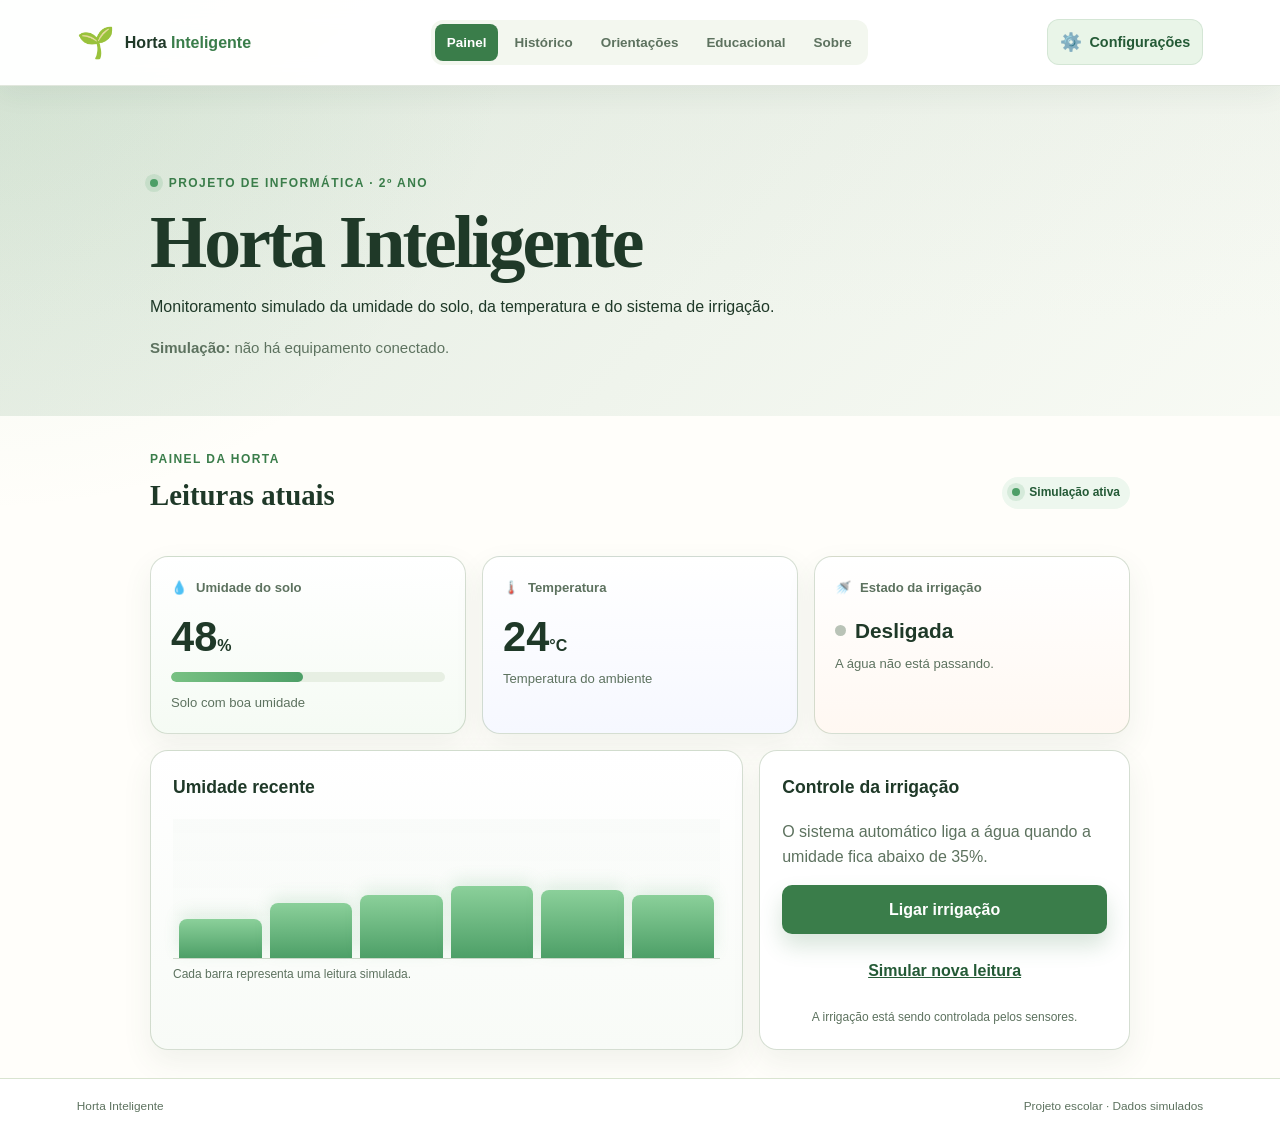
<file: index.html>
<!doctype html>
<html lang="pt-BR">
<head>
  <meta charset="utf-8">
  <meta name="viewport" content="width=device-width, initial-scale=1">
  <meta name="description" content="Painel simulado da horta inteligente com leituras de umidade, temperatura e controle de irrigação.">
  <title>Painel · Horta Inteligente</title>
  <link rel="stylesheet" href="style.css">
  <script src="script.js" defer></script>
</head>
<body>
  <header class="site-header">
    <a class="brand" href="index.html" aria-label="Ir para o painel">
      <span aria-hidden="true">🌱</span>
      <span>Horta <strong>Inteligente</strong></span>
    </a>

    <nav class="main-nav" aria-label="Navegação principal">
      <a class="active" href="index.html" aria-current="page">Painel</a>
      <a href="history.html">Histórico</a>
      <a href="orientacoes.html">Orientações</a>
      <a href="educacional.html">Educacional</a>
      <a href="sobre.html">Sobre</a>
    </nav>

    <div class="header-actions">
      <button class="settings-button" id="settings-button" type="button" aria-expanded="false" aria-controls="settings-menu" aria-label="Abrir configurações">
        <span aria-hidden="true">⚙️</span>
        <span>Configurações</span>
      </button>
      <button class="logout-button" id="logout-button" type="button" hidden>Sair</button>
    </div>
  </header>

  <div class="settings-menu" id="settings-menu" hidden>
    <button class="setting-option" id="text-size-button" type="button">Aumentar texto</button>
    <label class="setting-option setting-select">
      <span>Tema</span>
      <select id="theme-select">
        <option value="claro">Claro</option>
        <option value="verde">Verde</option>
        <option value="azul">Azul</option>
      </select>
    </label>
    <button class="setting-option" id="show-logout-button" type="button">Mostrar “Sair”</button>
  </div>

  <main>
    <section class="page-intro page-intro--panel">
      <div class="section-wrap intro-wrap">
        <p class="eyebrow"><span class="live-dot"></span> Projeto de Informática · 2º ano</p>
        <h1>Horta Inteligente</h1>
        <p>Monitoramento simulado da umidade do solo, da temperatura e do sistema de irrigação.</p>
        <p class="simulation-message"><strong>Simulação:</strong> não há equipamento conectado.</p>
      </div>
    </section>

    <section class="dashboard section-wrap" aria-labelledby="dashboard-title">
      <div class="section-heading">
        <div>
          <p class="eyebrow">Painel da horta</p>
          <h2 id="dashboard-title">Leituras atuais</h2>
        </div>
        <span class="status-pill"><span class="live-dot"></span> Simulação ativa</span>
      </div>

      <div class="metric-grid">
        <article class="metric-card">
          <div class="metric-top"><span aria-hidden="true">💧</span><span>Umidade do solo</span></div>
          <p class="metric-value"><span id="humidity-value">--</span><span class="metric-unit">%</span></p>
          <div class="meter" role="meter" aria-label="Umidade do solo" aria-valuemin="0" aria-valuemax="100" aria-valuenow="0" id="humidity-meter"><span id="humidity-bar"></span></div>
          <p class="metric-note" id="humidity-note">Aguardando leitura.</p>
        </article>

        <article class="metric-card">
          <div class="metric-top"><span aria-hidden="true">🌡️</span><span>Temperatura</span></div>
          <p class="metric-value"><span id="temperature-value">--</span><span class="metric-unit">°C</span></p>
          <p class="metric-note">Temperatura do ambiente</p>
        </article>

        <article class="metric-card">
          <div class="metric-top"><span aria-hidden="true">🚿</span><span>Estado da irrigação</span></div>
          <p class="status-value"><span class="status-dot" id="irrigation-dot"></span><span id="irrigation-value">Desligada</span></p>
          <p class="metric-note" id="irrigation-note">A água não está passando.</p>
        </article>
      </div>

      <div class="dashboard-lower">
        <section class="chart-panel" aria-labelledby="chart-title">
          <h3 id="chart-title">Umidade recente</h3>
          <div class="readings-chart" id="readings-chart" role="img" aria-label="Gráfico das leituras recentes da umidade do solo"></div>
          <p class="chart-caption">Cada barra representa uma leitura simulada.</p>
        </section>

        <section class="control-panel" aria-labelledby="control-title">
          <h3 id="control-title">Controle da irrigação</h3>
          <p class="control-description" id="control-description">O sistema automático liga a água quando a umidade fica abaixo de 35%.</p>
          <button class="primary-button" id="irrigation-button" type="button">Ligar irrigação</button>
          <button class="secondary-button" id="auto-button" type="button" hidden>Voltar ao automático</button>
          <button class="refresh-button" id="refresh-button" type="button">Simular nova leitura</button>
          <p class="manual-hint" id="manual-hint" aria-live="polite">A irrigação está sendo controlada pelos sensores.</p>
        </section>
      </div>
    </section>
  </main>

  <footer class="site-footer">
    <span>Horta Inteligente</span>
    <span>Projeto escolar · Dados simulados</span>
  </footer>
</body>
</html>
</file>
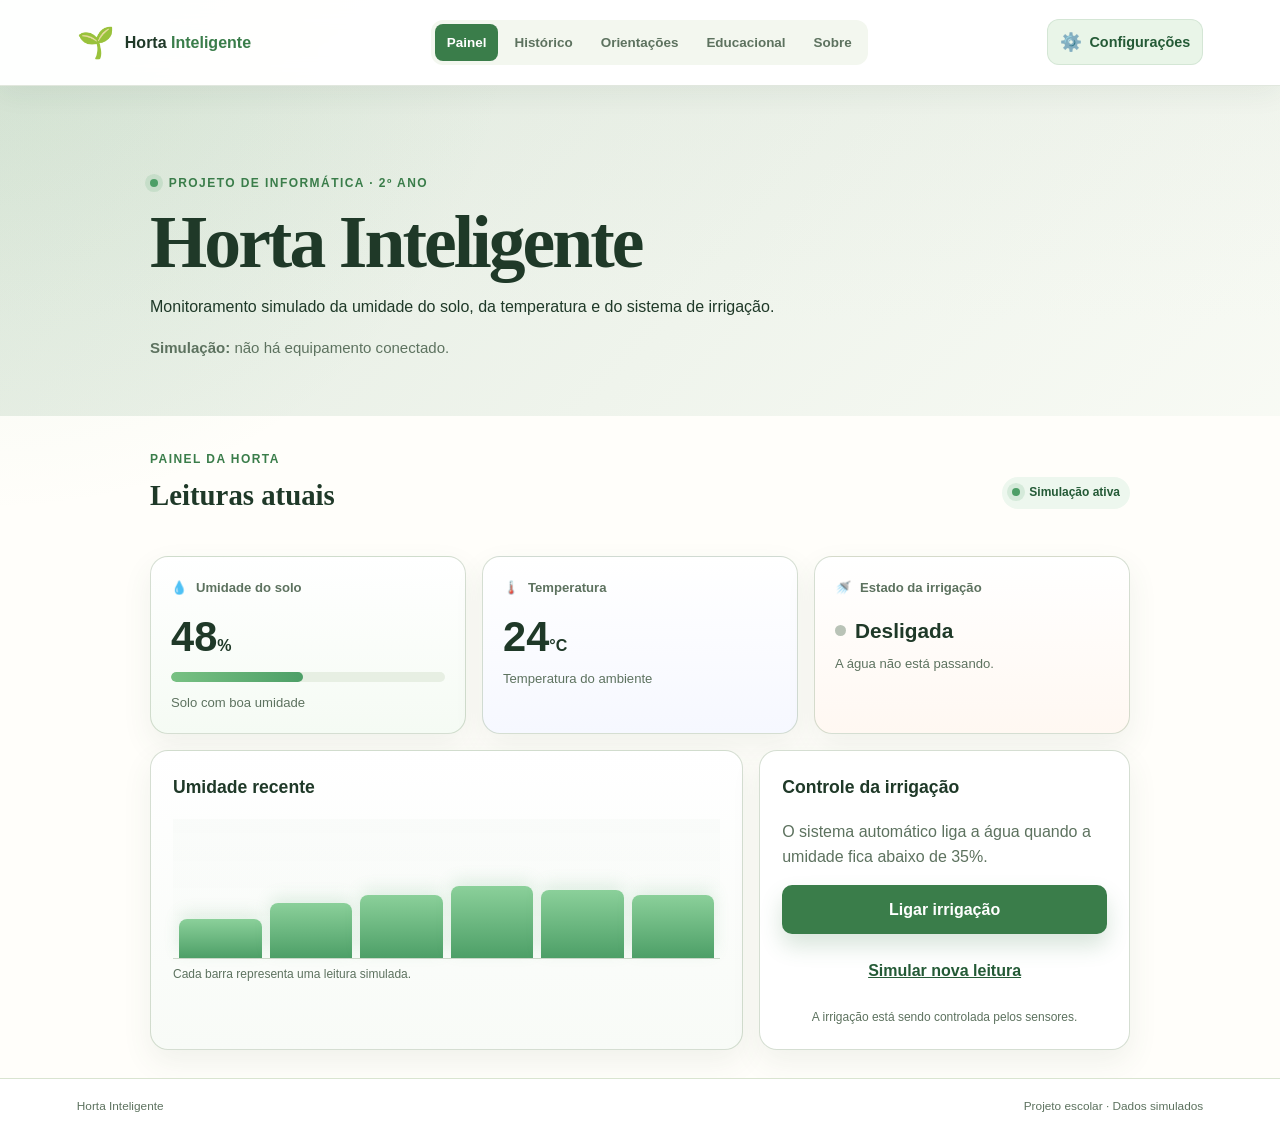
<file: autoirrigaçao.html>
<!doctype html>
<html lang="pt-BR">
<head>
  <meta charset="utf-8">
  <meta name="viewport" content="width=device-width, initial-scale=1">
  <meta name="description" content="Painel simulado da horta inteligente com leituras de umidade, temperatura e controle de irrigação.">
  <title>Painel · Horta Inteligente</title>
  <link rel="stylesheet" href="../style.css">
  <script src="../script.js" defer></script>
</head>
<body>
  <header class="site-header">
    <a class="brand" href="../index.html" aria-label="Ir para o painel">
      <span aria-hidden="true">🌱</span>
      <span>Horta <strong>Inteligente</strong></span>
    </a>

    <nav class="main-nav" aria-label="Navegação principal">
      <a class="active" href="../index.html" aria-current="page">Painel</a>
      <a href="history.html">Histórico</a>
      <a href="orientacoes.html">Orientações</a>
      <a href="educacional.html">Educacional</a>
      <a href="sobre.html">Sobre</a>
    </nav>

    <div class="header-actions">
      <button class="settings-button" id="settings-button" type="button" aria-expanded="false" aria-controls="settings-menu" aria-label="Abrir configurações">
        <span aria-hidden="true">⚙️</span>
        <span>Configurações</span>
      </button>
      <button class="logout-button" id="logout-button" type="button" hidden>Sair</button>
    </div>
  </header>

  <div class="settings-menu" id="settings-menu" hidden>
    <button class="setting-option" id="text-size-button" type="button">Aumentar texto</button>
    <label class="setting-option setting-select">
      <span>Tema</span>
      <select id="theme-select">
        <option value="claro">Claro</option>
        <option value="verde">Verde</option>
        <option value="azul">Azul</option>
      </select>
    </label>
    <button class="setting-option" id="show-logout-button" type="button">Mostrar “Sair”</button>
  </div>

  <main>
    <section class="page-intro page-intro--panel">
      <div class="section-wrap intro-wrap">
        <p class="eyebrow"><span class="live-dot"></span> Projeto de Informática · 2º ano</p>
        <h1>Horta Inteligente</h1>
        <p>Monitoramento simulado da umidade do solo, da temperatura e do sistema de irrigação.</p>
        <p class="simulation-message"><strong>Simulação:</strong> não há equipamento conectado.</p>
      </div>
    </section>

    <section class="dashboard section-wrap" aria-labelledby="dashboard-title">
      <div class="section-heading">
        <div>
          <p class="eyebrow">Painel da horta</p>
          <h2 id="dashboard-title">Leituras atuais</h2>
        </div>
        <span class="status-pill"><span class="live-dot"></span> Simulação ativa</span>
      </div>

      <div class="metric-grid">
        <article class="metric-card">
          <div class="metric-top"><span aria-hidden="true">💧</span><span>Umidade do solo</span></div>
          <p class="metric-value"><span id="humidity-value">--</span><span class="metric-unit">%</span></p>
          <div class="meter" role="meter" aria-label="Umidade do solo" aria-valuemin="0" aria-valuemax="100" aria-valuenow="0" id="humidity-meter"><span id="humidity-bar"></span></div>
          <p class="metric-note" id="humidity-note">Aguardando leitura.</p>
        </article>

        <article class="metric-card">
          <div class="metric-top"><span aria-hidden="true">🌡️</span><span>Temperatura</span></div>
          <p class="metric-value"><span id="temperature-value">--</span><span class="metric-unit">°C</span></p>
          <p class="metric-note">Temperatura do ambiente</p>
        </article>

        <article class="metric-card">
          <div class="metric-top"><span aria-hidden="true">🚿</span><span>Estado da irrigação</span></div>
          <p class="status-value"><span class="status-dot" id="irrigation-dot"></span><span id="irrigation-value">Desligada</span></p>
          <p class="metric-note" id="irrigation-note">A água não está passando.</p>
        </article>
      </div>

      <div class="dashboard-lower">
        <section class="chart-panel" aria-labelledby="chart-title">
          <h3 id="chart-title">Umidade recente</h3>
          <div class="readings-chart" id="readings-chart" role="img" aria-label="Gráfico das leituras recentes da umidade do solo"></div>
          <p class="chart-caption">Cada barra representa uma leitura simulada.</p>
        </section>

        <section class="control-panel" aria-labelledby="control-title">
          <h3 id="control-title">Controle da irrigação</h3>
          <p class="control-description" id="control-description">O sistema automático liga a água quando a umidade fica abaixo de 35%.</p>
          <button class="primary-button" id="irrigation-button" type="button">Ligar irrigação</button>
          <button class="secondary-button" id="auto-button" type="button" hidden>Voltar ao automático</button>
          <button class="refresh-button" id="refresh-button" type="button">Simular nova leitura</button>
          <p class="manual-hint" id="manual-hint" aria-live="polite">A irrigação está sendo controlada pelos sensores.</p>
        </section>
      </div>
    </section>
  </main>

  <footer class="site-footer">
    <span>Horta Inteligente</span>
    <span>Projeto escolar · Dados simulados</span>
  </footer>
</body>
</html>
</file>
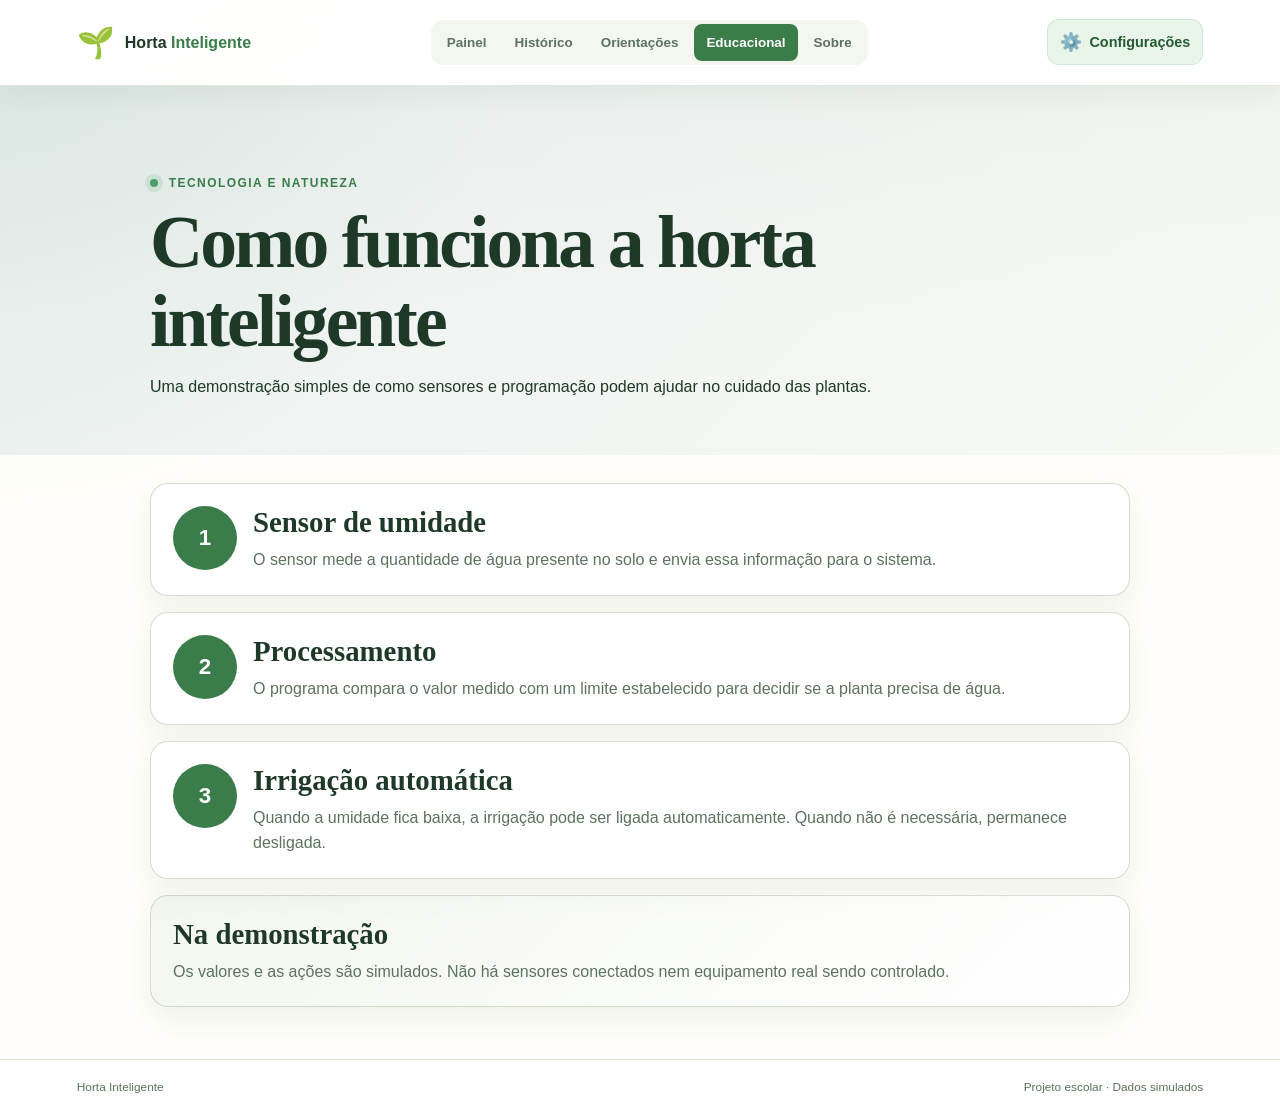
<file: educacional.html>
<!doctype html>
<html lang="pt-BR">
<head>
  <meta charset="utf-8">
  <meta name="viewport" content="width=device-width, initial-scale=1">
  <meta name="description" content="Explicação simples sobre sensores e irrigação automática na horta inteligente.">
  <title>Educacional · Horta Inteligente</title>
  <link rel="stylesheet" href="style.css">
  <script src="script.js" defer></script>
</head>
<body>
  <header class="site-header">
    <a class="brand" href="index.html" aria-label="Ir para o painel">
      <span aria-hidden="true">🌱</span>
      <span>Horta <strong>Inteligente</strong></span>
    </a>

    <nav class="main-nav" aria-label="Navegação principal">
      <a href="index.html">Painel</a>
      <a href="history.html">Histórico</a>
      <a href="orientacoes.html">Orientações</a>
      <a class="active" href="educacional.html" aria-current="page">Educacional</a>
      <a href="sobre.html">Sobre</a>
    </nav>

    <div class="header-actions">
      <button class="settings-button" id="settings-button" type="button" aria-expanded="false" aria-controls="settings-menu" aria-label="Abrir configurações">
        <span aria-hidden="true">⚙️</span>
        <span>Configurações</span>
      </button>
      <button class="logout-button" id="logout-button" type="button" hidden>Sair</button>
    </div>
  </header>

  <div class="settings-menu" id="settings-menu" hidden>
    <button class="setting-option" id="text-size-button" type="button">Aumentar texto</button>
    <label class="setting-option setting-select">
      <span>Tema</span>
      <select id="theme-select">
        <option value="claro">Claro</option>
        <option value="verde">Verde</option>
        <option value="azul">Azul</option>
      </select>
    </label>
    <button class="setting-option" id="show-logout-button" type="button">Mostrar “Sair”</button>
  </div>

  <main>
    <section class="page-intro page-intro--educational">
      <div class="section-wrap intro-wrap">
        <p class="eyebrow"><span class="live-dot"></span> Tecnologia e natureza</p>
        <h1>Como funciona a horta inteligente</h1>
        <p>Uma demonstração simples de como sensores e programação podem ajudar no cuidado das plantas.</p>
      </div>
    </section>

    <section class="section-wrap page-section educational-flow" aria-label="Explicação sobre sensores e irrigação automática">
      <article class="educational-step">
        <span class="step-number">1</span>
        <div>
          <h2>Sensor de umidade</h2>
          <p>O sensor mede a quantidade de água presente no solo e envia essa informação para o sistema.</p>
        </div>
      </article>
      <article class="educational-step">
        <span class="step-number">2</span>
        <div>
          <h2>Processamento</h2>
          <p>O programa compara o valor medido com um limite estabelecido para decidir se a planta precisa de água.</p>
        </div>
      </article>
      <article class="educational-step">
        <span class="step-number">3</span>
        <div>
          <h2>Irrigação automática</h2>
          <p>Quando a umidade fica baixa, a irrigação pode ser ligada automaticamente. Quando não é necessária, permanece desligada.</p>
        </div>
      </article>
      <article class="educational-note">
        <h2>Na demonstração</h2>
        <p>Os valores e as ações são simulados. Não há sensores conectados nem equipamento real sendo controlado.</p>
      </article>
    </section>
  </main>

  <footer class="site-footer">
    <span>Horta Inteligente</span>
    <span>Projeto escolar · Dados simulados</span>
  </footer>
</body>
</html>
</file>
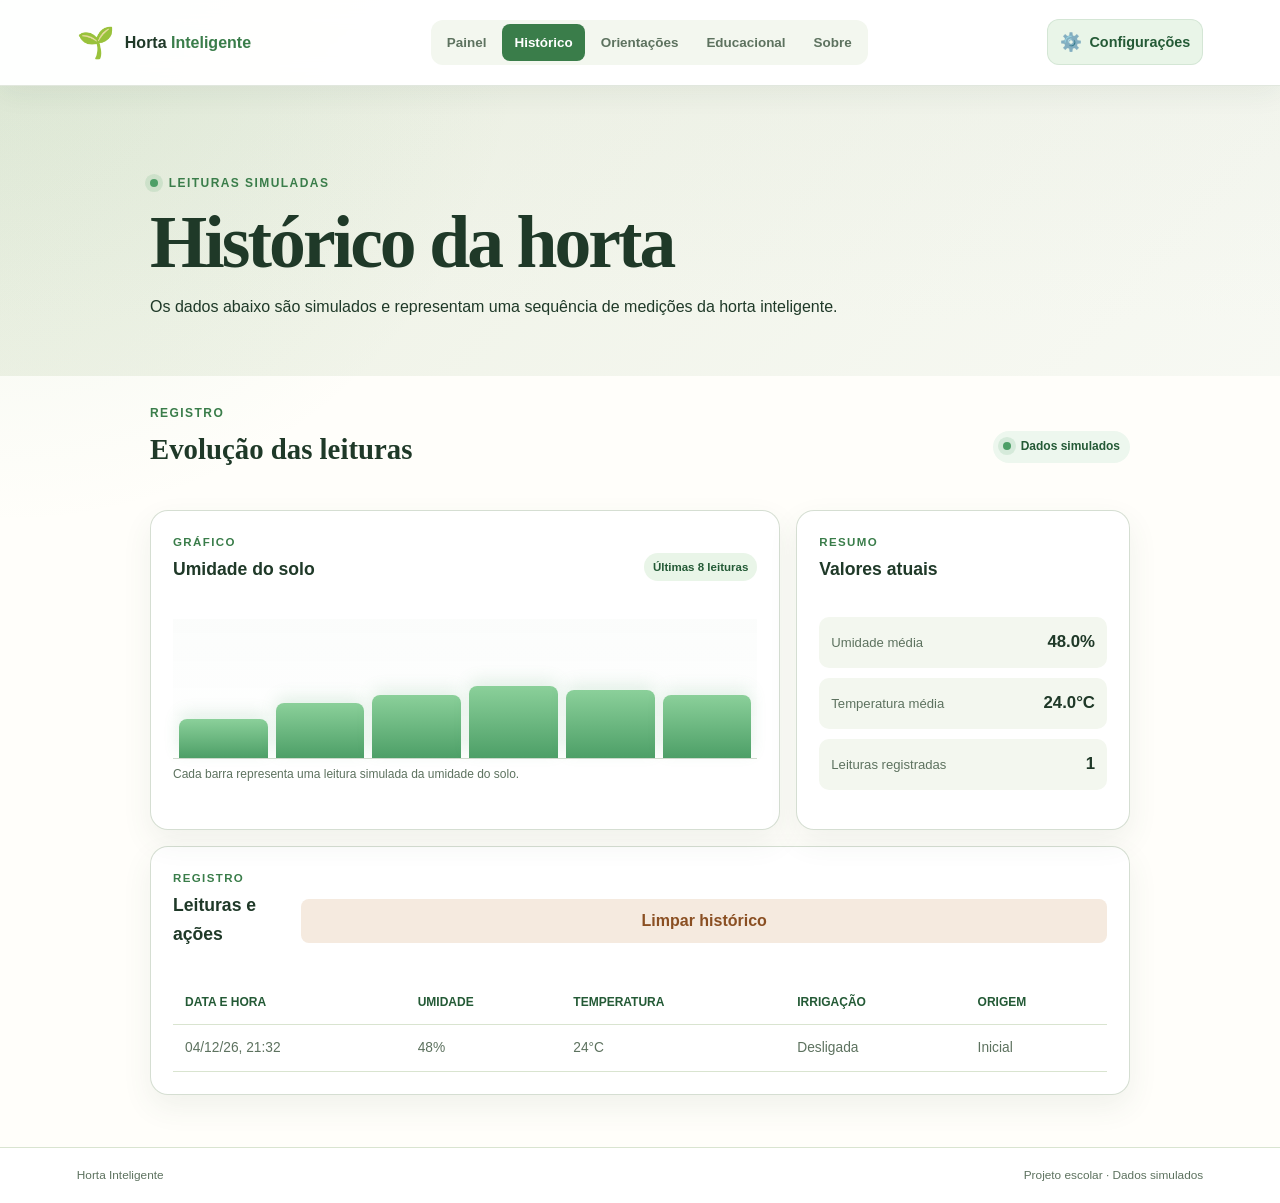
<file: history.html>
<!doctype html>
<html lang="pt-BR">
<head>
  <meta charset="utf-8">
  <meta name="viewport" content="width=device-width, initial-scale=1">
  <meta name="description" content="Histórico simulado das leituras de umidade e temperatura da horta inteligente.">
  <title>Histórico · Horta Inteligente</title>
  <link rel="stylesheet" href="style.css">
  <script src="script.js" defer></script>
</head>
<body>
  <header class="site-header">
    <a class="brand" href="index.html" aria-label="Ir para o painel">
      <span aria-hidden="true">🌱</span>
      <span>Horta <strong>Inteligente</strong></span>
    </a>

    <nav class="main-nav" aria-label="Navegação principal">
      <a href="index.html">Painel</a>
      <a class="active" href="history.html" aria-current="page">Histórico</a>
      <a href="orientacoes.html">Orientações</a>
      <a href="educacional.html">Educacional</a>
      <a href="sobre.html">Sobre</a>
    </nav>

    <div class="header-actions">
      <button class="settings-button" id="settings-button" type="button" aria-expanded="false" aria-controls="settings-menu" aria-label="Abrir configurações">
        <span aria-hidden="true">⚙️</span>
        <span>Configurações</span>
      </button>
      <button class="logout-button" id="logout-button" type="button" hidden>Sair</button>
    </div>
  </header>

  <div class="settings-menu" id="settings-menu" hidden>
    <button class="setting-option" id="text-size-button" type="button">Aumentar texto</button>
    <label class="setting-option setting-select">
      <span>Tema</span>
      <select id="theme-select">
        <option value="claro">Claro</option>
        <option value="verde">Verde</option>
        <option value="azul">Azul</option>
      </select>
    </label>
    <button class="setting-option" id="show-logout-button" type="button">Mostrar “Sair”</button>
  </div>

  <main>
    <section class="page-intro page-intro--history">
      <div class="section-wrap intro-wrap">
        <p class="eyebrow"><span class="live-dot"></span> Leituras simuladas</p>
        <h1>Histórico da horta</h1>
        <p>Os dados abaixo são simulados e representam uma sequência de medições da horta inteligente.</p>
      </div>
    </section>

    <section class="section-wrap page-section" aria-labelledby="history-title">
      <div class="section-heading">
        <div>
          <p class="eyebrow">Registro</p>
          <h2 id="history-title">Evolução das leituras</h2>
        </div>
        <span class="status-pill"><span class="live-dot"></span> Dados simulados</span>
      </div>

      <div class="history-grid">
        <article class="panel-card history-chart-panel">
          <div class="panel-header">
            <div>
              <p class="panel-kicker">Gráfico</p>
              <h3>Umidade do solo</h3>
            </div>
            <span id="history-range" class="panel-badge">Últimas 8 leituras</span>
          </div>
          <div class="readings-chart" id="readings-chart" role="img" aria-label="Gráfico das leituras simuladas da umidade do solo"></div>
          <p class="chart-caption">Cada barra representa uma leitura simulada da umidade do solo.</p>
        </article>

        <article class="panel-card history-summary">
          <div class="panel-header">
            <div>
              <p class="panel-kicker">Resumo</p>
              <h3>Valores atuais</h3>
            </div>
          </div>
          <div class="summary-list">
            <div><span>Umidade média</span><strong id="average-humidity">--</strong></div>
            <div><span>Temperatura média</span><strong id="average-temperature">--</strong></div>
            <div><span>Leituras registradas</span><strong id="readings-count">--</strong></div>
          </div>
        </article>
      </div>

      <article class="panel-card history-table-panel">
        <div class="panel-header">
          <div>
            <p class="panel-kicker">Registro</p>
            <h3>Leituras e ações</h3>
          </div>
          <button class="secondary-button history-clear-button" id="clear-history-button" type="button">Limpar histórico</button>
        </div>

        <div class="table-wrap">
          <table>
            <thead>
              <tr>
                <th scope="col">Data e hora</th>
                <th scope="col">Umidade</th>
                <th scope="col">Temperatura</th>
                <th scope="col">Irrigação</th>
                <th scope="col">Origem</th>
              </tr>
            </thead>
            <tbody id="history-table-body">
              <tr><td colspan="5" class="empty-state">Nenhum registro disponível.</td></tr>
            </tbody>
          </table>
        </div>
      </article>
    </section>
  </main>

  <footer class="site-footer">
    <span>Horta Inteligente</span>
    <span>Projeto escolar · Dados simulados</span>
  </footer>
</body>
</html>
</file>
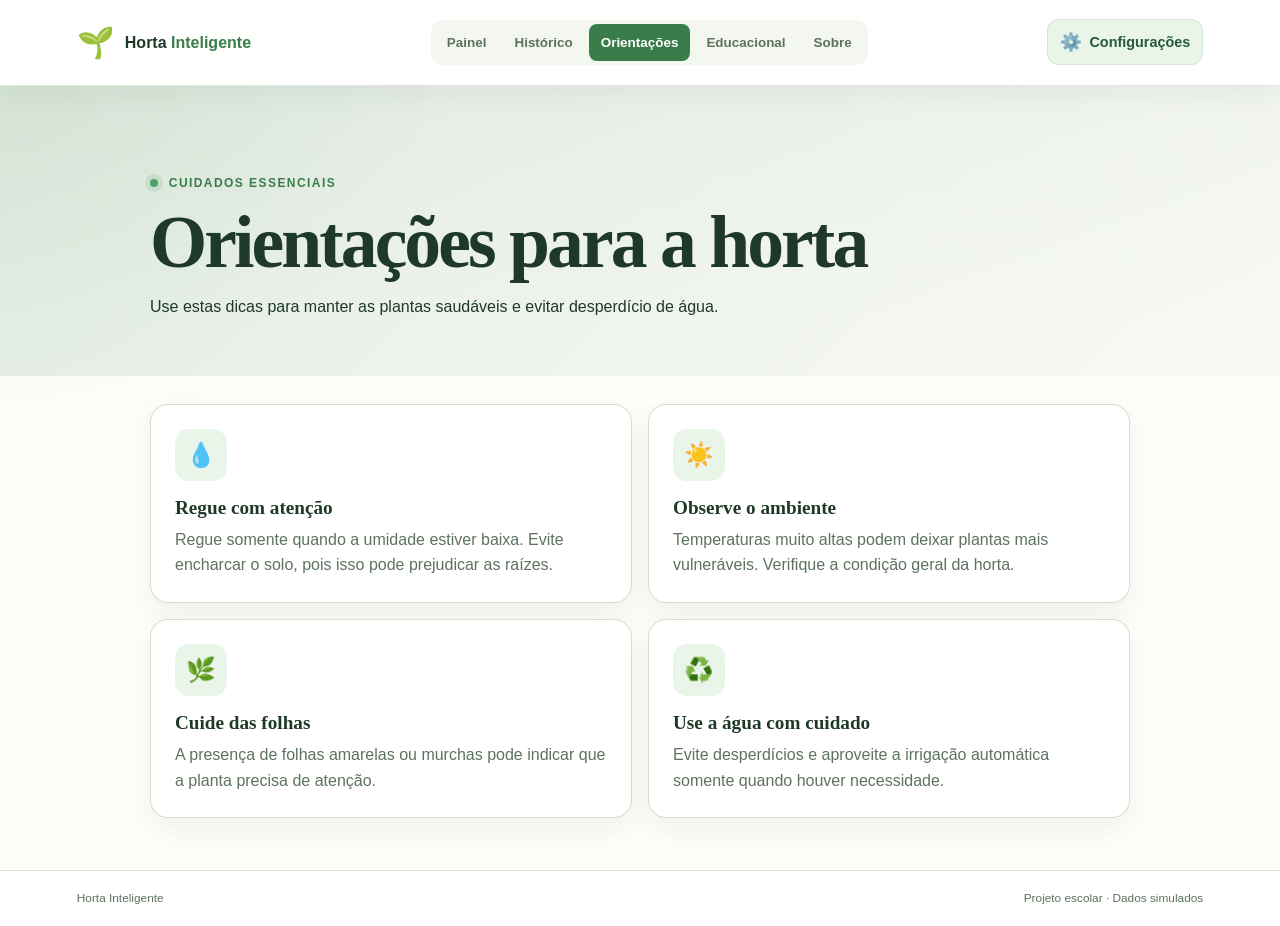
<file: orientacoes.html>
<!doctype html>
<html lang="pt-BR">
<head>
  <meta charset="utf-8">
  <meta name="viewport" content="width=device-width, initial-scale=1">
  <meta name="description" content="Dicas simples para cuidar da horta e economizar água.">
  <title>Orientações · Horta Inteligente</title>
  <link rel="stylesheet" href="style.css">
  <script src="script.js" defer></script>
</head>
<body>
  <header class="site-header">
    <a class="brand" href="index.html" aria-label="Ir para o painel">
      <span aria-hidden="true">🌱</span>
      <span>Horta <strong>Inteligente</strong></span>
    </a>

    <nav class="main-nav" aria-label="Navegação principal">
      <a href="index.html">Painel</a>
      <a href="history.html">Histórico</a>
      <a class="active" href="orientacoes.html" aria-current="page">Orientações</a>
      <a href="educacional.html">Educacional</a>
      <a href="sobre.html">Sobre</a>
    </nav>

    <div class="header-actions">
      <button class="settings-button" id="settings-button" type="button" aria-expanded="false" aria-controls="settings-menu" aria-label="Abrir configurações">
        <span aria-hidden="true">⚙️</span>
        <span>Configurações</span>
      </button>
      <button class="logout-button" id="logout-button" type="button" hidden>Sair</button>
    </div>
  </header>

  <div class="settings-menu" id="settings-menu" hidden>
    <button class="setting-option" id="text-size-button" type="button">Aumentar texto</button>
    <label class="setting-option setting-select">
      <span>Tema</span>
      <select id="theme-select">
        <option value="claro">Claro</option>
        <option value="verde">Verde</option>
        <option value="azul">Azul</option>
      </select>
    </label>
    <button class="setting-option" id="show-logout-button" type="button">Mostrar “Sair”</button>
  </div>

  <main>
    <section class="page-intro page-intro--guidance">
      <div class="section-wrap intro-wrap">
        <p class="eyebrow"><span class="live-dot"></span> Cuidados essenciais</p>
        <h1>Orientações para a horta</h1>
        <p>Use estas dicas para manter as plantas saudáveis e evitar desperdício de água.</p>
      </div>
    </section>

    <section class="section-wrap info-grid page-section" aria-label="Orientações para cuidar da horta">
      <article class="info-card">
        <span class="info-icon" aria-hidden="true">💧</span>
        <h2>Regue com atenção</h2>
        <p>Regue somente quando a umidade estiver baixa. Evite encharcar o solo, pois isso pode prejudicar as raízes.</p>
      </article>
      <article class="info-card">
        <span class="info-icon" aria-hidden="true">☀️</span>
        <h2>Observe o ambiente</h2>
        <p>Temperaturas muito altas podem deixar plantas mais vulneráveis. Verifique a condição geral da horta.</p>
      </article>
      <article class="info-card">
        <span class="info-icon" aria-hidden="true">🌿</span>
        <h2>Cuide das folhas</h2>
        <p>A presença de folhas amarelas ou murchas pode indicar que a planta precisa de atenção.</p>
      </article>
      <article class="info-card">
        <span class="info-icon" aria-hidden="true">♻️</span>
        <h2>Use a água com cuidado</h2>
        <p>Evite desperdícios e aproveite a irrigação automática somente quando houver necessidade.</p>
      </article>
    </section>
  </main>

  <footer class="site-footer">
    <span>Horta Inteligente</span>
    <span>Projeto escolar · Dados simulados</span>
  </footer>
</body>
</html>
</file>
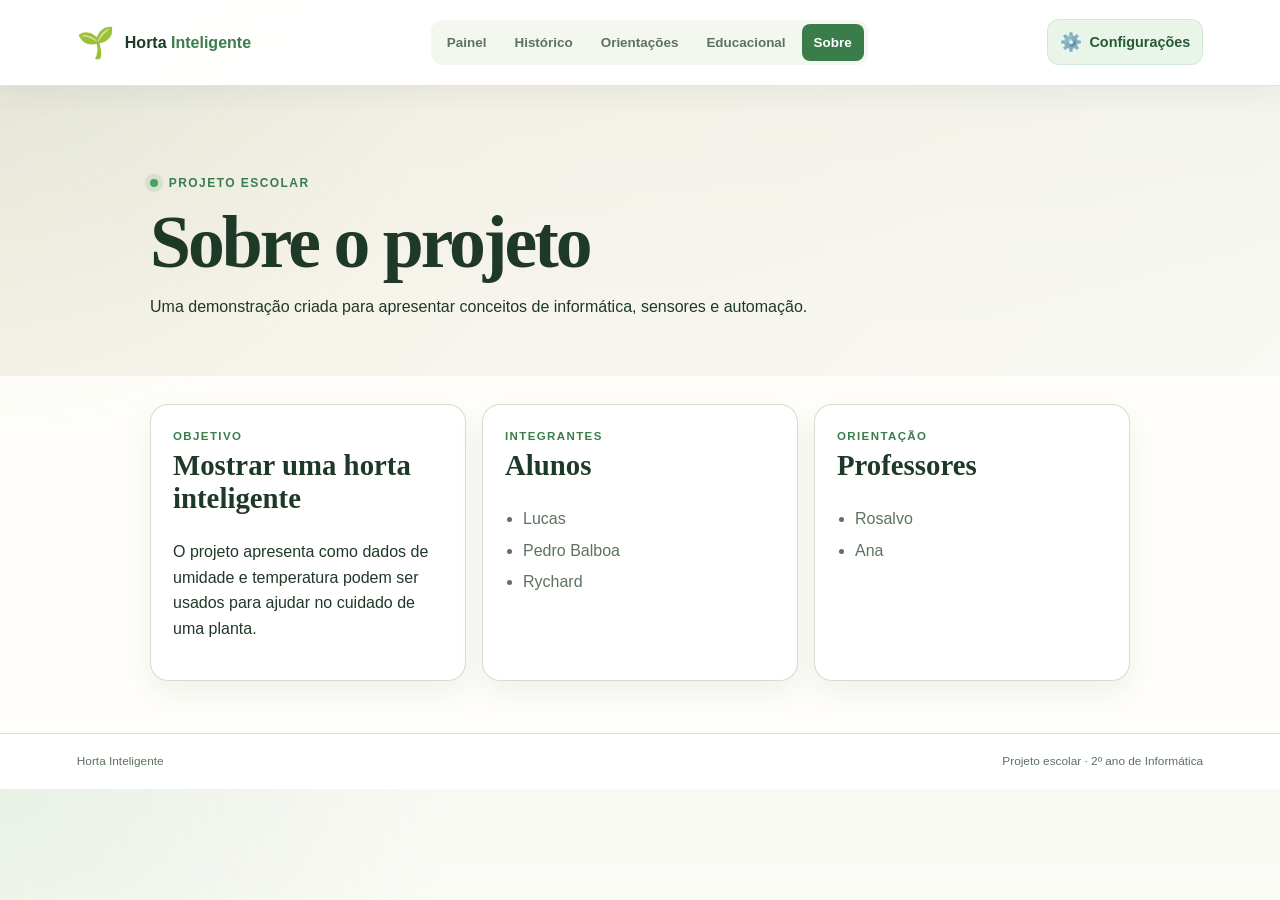
<file: sobre.html>
<!doctype html>
<html lang="pt-BR">
<head>
  <meta charset="utf-8">
  <meta name="viewport" content="width=device-width, initial-scale=1">
  <meta name="description" content="Informações sobre o objetivo e os integrantes do projeto escolar Horta Inteligente.">
  <title>Sobre o projeto · Horta Inteligente</title>
  <link rel="stylesheet" href="style.css">
  <script src="script.js" defer></script>
</head>
<body>
  <header class="site-header">
    <a class="brand" href="index.html" aria-label="Ir para o painel">
      <span aria-hidden="true">🌱</span>
      <span>Horta <strong>Inteligente</strong></span>
    </a>

    <nav class="main-nav" aria-label="Navegação principal">
      <a href="index.html">Painel</a>
      <a href="history.html">Histórico</a>
      <a href="orientacoes.html">Orientações</a>
      <a href="educacional.html">Educacional</a>
      <a class="active" href="sobre.html" aria-current="page">Sobre</a>
    </nav>

    <div class="header-actions">
      <button class="settings-button" id="settings-button" type="button" aria-expanded="false" aria-controls="settings-menu" aria-label="Abrir configurações">
        <span aria-hidden="true">⚙️</span>
        <span>Configurações</span>
      </button>
      <button class="logout-button" id="logout-button" type="button" hidden>Sair</button>
    </div>
  </header>

  <div class="settings-menu" id="settings-menu" hidden>
    <button class="setting-option" id="text-size-button" type="button">Aumentar texto</button>
    <label class="setting-option setting-select">
      <span>Tema</span>
      <select id="theme-select">
        <option value="claro">Claro</option>
        <option value="verde">Verde</option>
        <option value="azul">Azul</option>
      </select>
    </label>
    <button class="setting-option" id="show-logout-button" type="button">Mostrar “Sair”</button>
  </div>

  <main>
    <section class="page-intro page-intro--about">
      <div class="section-wrap intro-wrap">
        <p class="eyebrow"><span class="live-dot"></span> Projeto escolar</p>
        <h1>Sobre o projeto</h1>
        <p>Uma demonstração criada para apresentar conceitos de informática, sensores e automação.</p>
      </div>
    </section>

    <section class="section-wrap page-section about-grid" aria-label="Informações sobre o projeto escolar">
      <article class="panel-card">
        <p class="panel-kicker">Objetivo</p>
        <h2>Mostrar uma horta inteligente</h2>
        <p>O projeto apresenta como dados de umidade e temperatura podem ser usados para ajudar no cuidado de uma planta.</p>
      </article>
      <article class="panel-card">
        <p class="panel-kicker">Integrantes</p>
        <h2>Alunos</h2>
        <ul class="people-list">
          <li>Lucas</li>
          <li>Pedro Balboa</li>
          <li>Rychard</li>
        </ul>
      </article>
      <article class="panel-card">
        <p class="panel-kicker">Orientação</p>
        <h2>Professores</h2>
        <ul class="people-list">
          <li>Rosalvo</li>
          <li>Ana</li>
        </ul>
      </article>
    </section>
  </main>

  <footer class="site-footer">
    <span>Horta Inteligente</span>
    <span>Projeto escolar · 2º ano de Informática</span>
  </footer>
</body>
</html>
</file>
<file: style.css>
:root {
  --background: #fffefa;
  --surface: #ffffff;
  --surface-soft: #f3f7ef;
  --border: #d9e4d0;
  --text: #1f3928;
  --muted: #5d725f;
  --primary: #3a7d4a;
  --primary-dark: #245a36;
  --primary-light: #e9f5e8;
  --alert: #d7783d;
  --alert-soft: #fff0e3;
  --good: #4d9f67;
  --shadow: 0 20px 45px rgba(34, 63, 41, 0.12);
}

* { box-sizing: border-box; }

html { scroll-behavior: smooth; }

body {
  margin: 0;
  color: var(--text);
  background:
    radial-gradient(circle at top left, rgba(114, 180, 123, 0.12), transparent 30%),
    linear-gradient(180deg, #f9f9f4 0%, var(--background) 20rem);
  font-family: Arial, Helvetica, sans-serif;
  line-height: 1.6;
}

body.large-text { font-size: 18px; }
button, select { font: inherit; }
button, select { font-family: inherit; }
button:focus-visible, select:focus-visible, .brand:focus-visible { outline: 3px solid rgba(58, 125, 74, 0.4); outline-offset: 3px; }

.site-header,
.section-heading,
.site-footer,
.header-actions,
.info-header {
  display: flex;
  align-items: center;
  justify-content: space-between;
}

.site-header,
.site-footer { padding: 18px 6%; }
.site-header {
  position: sticky;
  top: 0;
  z-index: 20;
  border-bottom: 1px solid rgba(146, 168, 138, 0.28);
  background: rgba(255, 255, 255, 0.94);
  backdrop-filter: blur(12px);
  box-shadow: 0 8px 28px rgba(38, 60, 43, 0.06);
}

.brand {
  display: inline-flex;
  align-items: center;
  gap: 10px;
  color: var(--text);
  font-weight: 700;
  text-decoration: none;
}
.brand span:first-child { font-size: 1.9rem; }
.brand strong { color: var(--primary); }

.main-nav {
  display: flex;
  align-items: center;
  gap: 4px;
  padding: 4px;
  border-radius: 12px;
  background: var(--surface-soft);
}
.main-nav a {
  padding: 8px 12px;
  border-radius: 8px;
  color: var(--muted);
  font-size: 0.84rem;
  font-weight: 700;
  text-decoration: none;
  transition: background 0.2s ease, color 0.2s ease;
}
.main-nav a:hover,
.main-nav a.active {
  background: var(--primary);
  color: #fff;
}

.header-actions { gap: 10px; }
.settings-button,
.logout-button,
.tab-button,
.setting-option,
.primary-button,
.secondary-button,
.refresh-button,
.history-clear-button {
  border: 0;
  cursor: pointer;
}

.settings-button {
  display: inline-flex;
  align-items: center;
  gap: 7px;
  min-height: 44px;
  padding: 9px 13px;
  border-radius: 12px;
  background: var(--primary-light);
  color: var(--primary-dark);
  box-shadow: inset 0 0 0 1px rgba(58, 125, 74, 0.12);
  font-size: 0.9rem;
  font-weight: 700;
  transition: transform 0.2s ease, background 0.2s ease;
}
.settings-button span:first-child { font-size: 1.1rem; }
.settings-button:hover { background: #dfeee0; transform: translateY(-1px); }

.logout-button {
  padding: 9px 14px;
  border-radius: 10px;
  background: var(--primary-dark);
  color: #fff;
  box-shadow: 0 8px 18px rgba(36, 90, 54, 0.22);
  font-weight: 700;
}

.settings-menu {
  position: absolute;
  top: calc(100% + 10px);
  right: 6%;
  z-index: 30;
  display: grid;
  gap: 8px;
  width: min(230px, calc(100vw - 32px));
  margin-top: 0;
  padding: 12px;
  border: 1px solid rgba(146, 168, 138, 0.4);
  border-radius: 14px;
  background: var(--surface);
  box-shadow: var(--shadow);
  transform-origin: top right;
  animation: abrir-menu 0.2s ease;
}

.settings-menu[hidden] { display: none; }
.setting-option {
  display: flex;
  align-items: center;
  justify-content: space-between;
  gap: 12px;
  padding: 10px 11px;
  border-radius: 9px;
  background: var(--surface-soft);
  color: var(--text);
  text-align: left;
  transition: background 0.2s ease, transform 0.2s ease;
}
.setting-option:hover { background: #e4efe0; transform: translateX(2px); }
.setting-select select {
  min-width: 94px;
  padding: 6px 8px;
  border: 1px solid var(--border);
  border-radius: 7px;
  background: #fff;
  color: var(--text);
}

@keyframes abrir-menu { from { opacity: 0; transform: translateY(-6px) scale(0.98); } to { opacity: 1; transform: none; } }

main { overflow: hidden; }

.intro {
  position: relative;
  padding: clamp(54px, 9vw, 92px) 6% 50px;
  background:
    linear-gradient(135deg, rgba(58, 125, 74, 0.09), transparent 42%),
    #f5f9f1;
}
.intro::after {
  position: absolute;
  right: clamp(-40px, 8vw, 100px);
  bottom: -95px;
  width: 250px;
  height: 250px;
  border-radius: 50%;
  background: rgba(77, 159, 103, 0.08);
  content: "";
}
.eyebrow {
  margin: 0 0 10px;
  color: var(--primary);
  font-size: 12px;
  font-weight: 800;
  letter-spacing: 0.12em;
  text-transform: uppercase;
}
.live-dot {
  display: inline-block;
  width: 8px;
  height: 8px;
  margin-right: 6px;
  border-radius: 50%;
  background: var(--good);
  box-shadow: 0 0 0 5px rgba(77, 159, 103, 0.15);
}
h1, h2, h3, p { margin-top: 0; }
h1 {
  position: relative;
  z-index: 1;
  max-width: 740px;
  margin-bottom: 16px;
  font: 700 clamp(2.4rem, 6vw, 4.6rem)/1.08 Georgia, "Times New Roman", serif;
  letter-spacing: -0.04em;
}
h2 { font: 700 1.8rem Georgia, serif; }
h3 { font-size: 1.1rem; }
.intro-copy, .simulation-message { color: var(--muted); }
.intro-copy {
  max-width: 660px;
  margin-bottom: 12px;
  font-size: clamp(1rem, 2vw, 1.15rem);
}
.simulation-message {
  position: relative;
  z-index: 1;
  margin-bottom: 0;
  font-size: 0.94rem;
}

.section-wrap { width: min(980px, 88%); margin: 0 auto; }
.dashboard { padding: 34px 0 28px; }
.section-heading { margin-bottom: 20px; }
.section-heading > div { min-width: 0; }
.status-pill {
  flex-shrink: 0;
  padding: 6px 10px;
  border-radius: 999px;
  background: #edf7ee;
  color: var(--primary-dark);
  font-size: 12px;
  font-weight: 700;
}

.metric-grid,
.dashboard-lower { display: grid; gap: 16px; }
.metric-grid { grid-template-columns: repeat(3, minmax(0, 1fr)); }
.metric-card,
.chart-panel,
.control-panel,
.tab-panel { border: 1px solid rgba(146, 168, 138, 0.38); border-radius: 18px; background: rgba(255, 255, 255, 0.9); box-shadow: 0 12px 30px rgba(60, 94, 67, 0.08); }
.metric-card { padding: 20px; }
.metric-top,
.status-value { display: flex; align-items: center; gap: 9px; }
.metric-top { color: var(--muted); font-size: 0.82rem; font-weight: 700; }
.metric-card:nth-child(1) { background: linear-gradient(180deg, #ffffff, #f5fbf4); }
.metric-card:nth-child(2) { background: linear-gradient(180deg, #ffffff, #f6f8ff); }
.metric-card:nth-child(3) { background: linear-gradient(180deg, #ffffff, #fff8f2); }
.metric-value { margin: 16px 0 8px; font-size: clamp(2rem, 4vw, 2.6rem); font-weight: 800; line-height: 1.1; }
.metric-unit { font-size: 1rem; }
.metric-note { margin: 0; color: var(--muted); font-size: 0.82rem; }
.meter { height: 10px; margin: 12px 0 10px; overflow: hidden; border-radius: 999px; background: #e7efe3; }
.meter span { display: block; height: 100%; border-radius: inherit; background: linear-gradient(90deg, #78c183, var(--good)); }
.status-value { margin: 16px 0 6px; font-size: 1.3rem; font-weight: 800; }
.status-dot { width: 11px; height: 11px; border-radius: 50%; background: #b9c3b7; }
.status-dot.is-on { background: var(--alert); box-shadow: 0 0 0 5px var(--alert-soft); }

.dashboard-lower { grid-template-columns: 1.6fr 1fr; margin-top: 16px; }
.chart-panel,
.control-panel { min-height: 240px; padding: 22px; }
.chart-panel { background: linear-gradient(180deg, #ffffff, #f8fbf7); }
.readings-chart {
  display: flex;
  align-items: end;
  gap: 8px;
  height: 140px;
  margin: 18px 0 6px;
  padding: 8px 6px 0;
  border-bottom: 1px solid rgba(146, 168, 138, 0.4);
  background: linear-gradient(180deg, rgba(58, 125, 74, 0.02), transparent);
}
.chart-column { display: flex; flex: 1; align-items: end; justify-content: center; height: 100%; }
.chart-bar { width: 100%; min-height: 8px; border-radius: 8px 8px 0 0; background: linear-gradient(180deg, #8bd09a, var(--good)); box-shadow: 0 -6px 16px rgba(77, 159, 103, 0.15); }
.chart-caption { margin-bottom: 0; color: var(--muted); font-size: 0.75rem; }
.control-description { min-height: 52px; margin-bottom: 14px; color: var(--muted); }
.primary-button,
.secondary-button,
.refresh-button {
  width: 100%;
  padding: 12px 14px;
  border-radius: 10px;
  font-weight: 700;
  transition: transform 0.2s ease, box-shadow 0.2s ease, background 0.2s ease;
}
.primary-button { background: var(--primary); color: #fff; box-shadow: 0 12px 22px rgba(58, 125, 74, 0.2); }
.primary-button:hover { transform: translateY(-2px); }
.secondary-button { margin-top: 8px; background: var(--primary-light); color: var(--primary-dark); }
.refresh-button { margin-top: 12px; background: none; color: var(--primary-dark); text-decoration: underline; }
.primary-button:hover,
.secondary-button:hover,
.refresh-button:hover { box-shadow: 0 8px 18px rgba(36, 90, 54, 0.14); }
.manual-hint { margin: 12px 0 0; color: var(--muted); font-size: 0.75rem; text-align: center; }

.info-section { padding: 30px 0 54px; background: var(--surface-soft); }
.info-wrap { padding: 0; }
.info-tabs { display: flex; flex-wrap: wrap; gap: 8px; margin: 20px 0; }
.tab-button {
  padding: 10px 15px;
  border-radius: 10px;
  background: #e4eee0;
  color: var(--primary-dark);
  font-weight: 700;
}
.tab-button.active { background: var(--primary); color: #fff; box-shadow: 0 8px 18px rgba(58, 125, 74, 0.18); }
.tab-panel { padding: 22px; }
.tab-panel p,
.tab-panel li { color: var(--muted); }
.tab-panel ul { padding-left: 20px; }
.tab-panel h3 { margin-bottom: 10px; }

.page-intro {
  padding: clamp(52px, 8vw, 88px) 0 56px;
  background: linear-gradient(135deg, rgba(58, 125, 74, 0.12), rgba(77, 159, 103, 0.03));
}
.page-intro--panel { background: linear-gradient(135deg, rgba(58, 125, 74, 0.14), rgba(77, 159, 103, 0.04)); }
.page-intro--history { background: linear-gradient(135deg, rgba(107, 146, 64, 0.12), rgba(58, 125, 74, 0.04)); }
.page-intro--guidance { background: linear-gradient(135deg, rgba(32, 109, 69, 0.12), rgba(79, 163, 91, 0.04)); }
.page-intro--educational { background: linear-gradient(135deg, rgba(63, 118, 167, 0.1), rgba(58, 125, 74, 0.04)); }
.page-intro--about { background: linear-gradient(135deg, rgba(168, 120, 58, 0.1), rgba(58, 125, 74, 0.04)); }
.intro-wrap { position: relative; z-index: 1; }
.page-intro h1 { margin-bottom: 12px; }
.page-intro p:last-child { margin-bottom: 0; }
.page-section { padding: 28px 0 52px; }

.panel-card,
.info-card,
.educational-step,
.educational-note {
  border: 1px solid rgba(146, 168, 138, 0.38);
  border-radius: 18px;
  background: rgba(255, 255, 255, 0.9);
  box-shadow: 0 12px 30px rgba(60, 94, 67, 0.08);
}

.history-grid { display: grid; grid-template-columns: 1.7fr 0.9fr; gap: 16px; }
.panel-card { padding: 22px; }
.panel-header { display: flex; align-items: center; justify-content: space-between; gap: 10px; margin-bottom: 16px; }
.panel-kicker { margin-bottom: 4px; color: var(--primary); font-size: 0.72rem; font-weight: 800; letter-spacing: 0.12em; text-transform: uppercase; }
.panel-badge { padding: 5px 9px; border-radius: 999px; background: var(--primary-light); color: var(--primary-dark); font-size: 0.72rem; font-weight: 700; }
.history-chart-panel { min-height: 320px; }
.history-summary .summary-list { display: grid; gap: 10px; }
.history-summary .summary-list div {
  display: flex;
  align-items: center;
  justify-content: space-between;
  gap: 12px;
  padding: 12px;
  border-radius: 10px;
  background: var(--surface-soft);
}
.history-summary .summary-list span { color: var(--muted); font-size: 0.82rem; }
.history-summary .summary-list strong { font-size: 1.05rem; }
.history-table-panel { margin-top: 16px; }
.table-wrap { overflow-x: auto; }
table { width: 100%; border-collapse: collapse; min-width: 620px; }
th, td { padding: 12px; border-bottom: 1px solid var(--border); text-align: left; }
th { color: var(--primary-dark); font-size: 0.75rem; text-transform: uppercase; }
td { color: var(--muted); font-size: 0.86rem; }
.empty-state { padding: 20px; text-align: center; }
.history-clear-button { padding: 9px 12px; border-radius: 8px; background: #f5eadf; color: #8a4f22; }

.info-grid { display: grid; grid-template-columns: repeat(2, minmax(0, 1fr)); gap: 16px; }
.info-card { padding: 24px; }
.info-card h2 { margin-bottom: 8px; font-size: 1.2rem; }
.info-card p { margin-bottom: 0; color: var(--muted); }
.info-icon { display: inline-grid; width: 52px; height: 52px; place-items: center; margin-bottom: 16px; border-radius: 14px; background: var(--primary-light); font-size: 1.5rem; }

.educational-flow { display: grid; gap: 16px; }
.educational-step { display: grid; grid-template-columns: 64px 1fr; gap: 16px; padding: 22px; }
.step-number {
  display: grid;
  place-items: center;
  width: 64px;
  height: 64px;
  border-radius: 50%;
  background: var(--primary);
  color: #fff;
  font-size: 1.4rem;
  font-weight: 800;
}
.educational-step h2, .educational-note h2 { margin-bottom: 8px; }
.educational-step p, .educational-note p { margin-bottom: 0; color: var(--muted); }
.educational-note { padding: 22px; background: linear-gradient(135deg, rgba(58, 125, 74, 0.06), #fff); }

.about-grid { display: grid; grid-template-columns: repeat(3, minmax(0, 1fr)); gap: 16px; }
.people-list { margin: 10px 0 0; padding-left: 18px; color: var(--muted); }
.people-list li + li { margin-top: 6px; }

.site-footer {
  gap: 8px;
  border-top: 1px solid var(--border);
  background: #fff;
  color: var(--muted);
  font-size: 0.74rem;
}

body.large-text .metric-card,
body.large-text .tab-panel,
body.large-text .chart-panel,
body.large-text .control-panel { padding: 22px; }
body.large-text h1 { font-size: clamp(2.7rem, 7vw, 4.9rem); }
body.large-text .metric-value { font-size: clamp(2.2rem, 5vw, 3rem); }

.logout-message {
  display: grid;
  min-height: calc(100vh - 102px);
  place-content: center;
  padding: 20px;
  color: var(--primary-dark);
  font: 700 1.8rem Georgia, serif;
  text-align: center;
}

@media (max-width: 760px) {
  .metric-grid,
  .history-grid,
  .info-grid,
  .about-grid,
  .dashboard-lower { grid-template-columns: 1fr; }
  .main-nav { gap: 2px; }
  .main-nav a { padding: 8px 9px; font-size: 0.77rem; }
}

@media (max-width: 600px) {
  .site-header {
    align-items: flex-start;
    gap: 12px;
    padding-top: 12px;
    padding-bottom: 12px;
  }
  .site-header,
  .site-footer { padding-inline: 5%; }
  .main-nav {
    flex-wrap: wrap;
    justify-content: center;
    order: 3;
    width: 100%;
  }
  .main-nav a { flex: 1 1 calc(50% - 4px); text-align: center; }
  .section-heading { align-items: flex-start; }
  .settings-menu { right: 5%; }
  .brand { max-width: calc(100% - 58px); }
  .brand span:last-child { font-size: 0.96rem; }
  .header-actions { align-items: center; }
  .info-tabs { flex-direction: column; }
  .tab-button { width: 100%; text-align: left; }
  .site-footer { flex-direction: column; gap: 4px; }
  .section-wrap { width: min(92%, 980px); }
  .page-section { padding-bottom: 42px; }
  .panel-card, .info-card, .educational-step, .educational-note { padding: 18px; }
}

@media (prefers-reduced-motion: reduce) {
  html { scroll-behavior: auto; }
  *, *::before, *::after { animation-duration: 0.01ms !important; animation-iteration-count: 1 !important; transition-duration: 0.01ms !important; }
}
</file>
